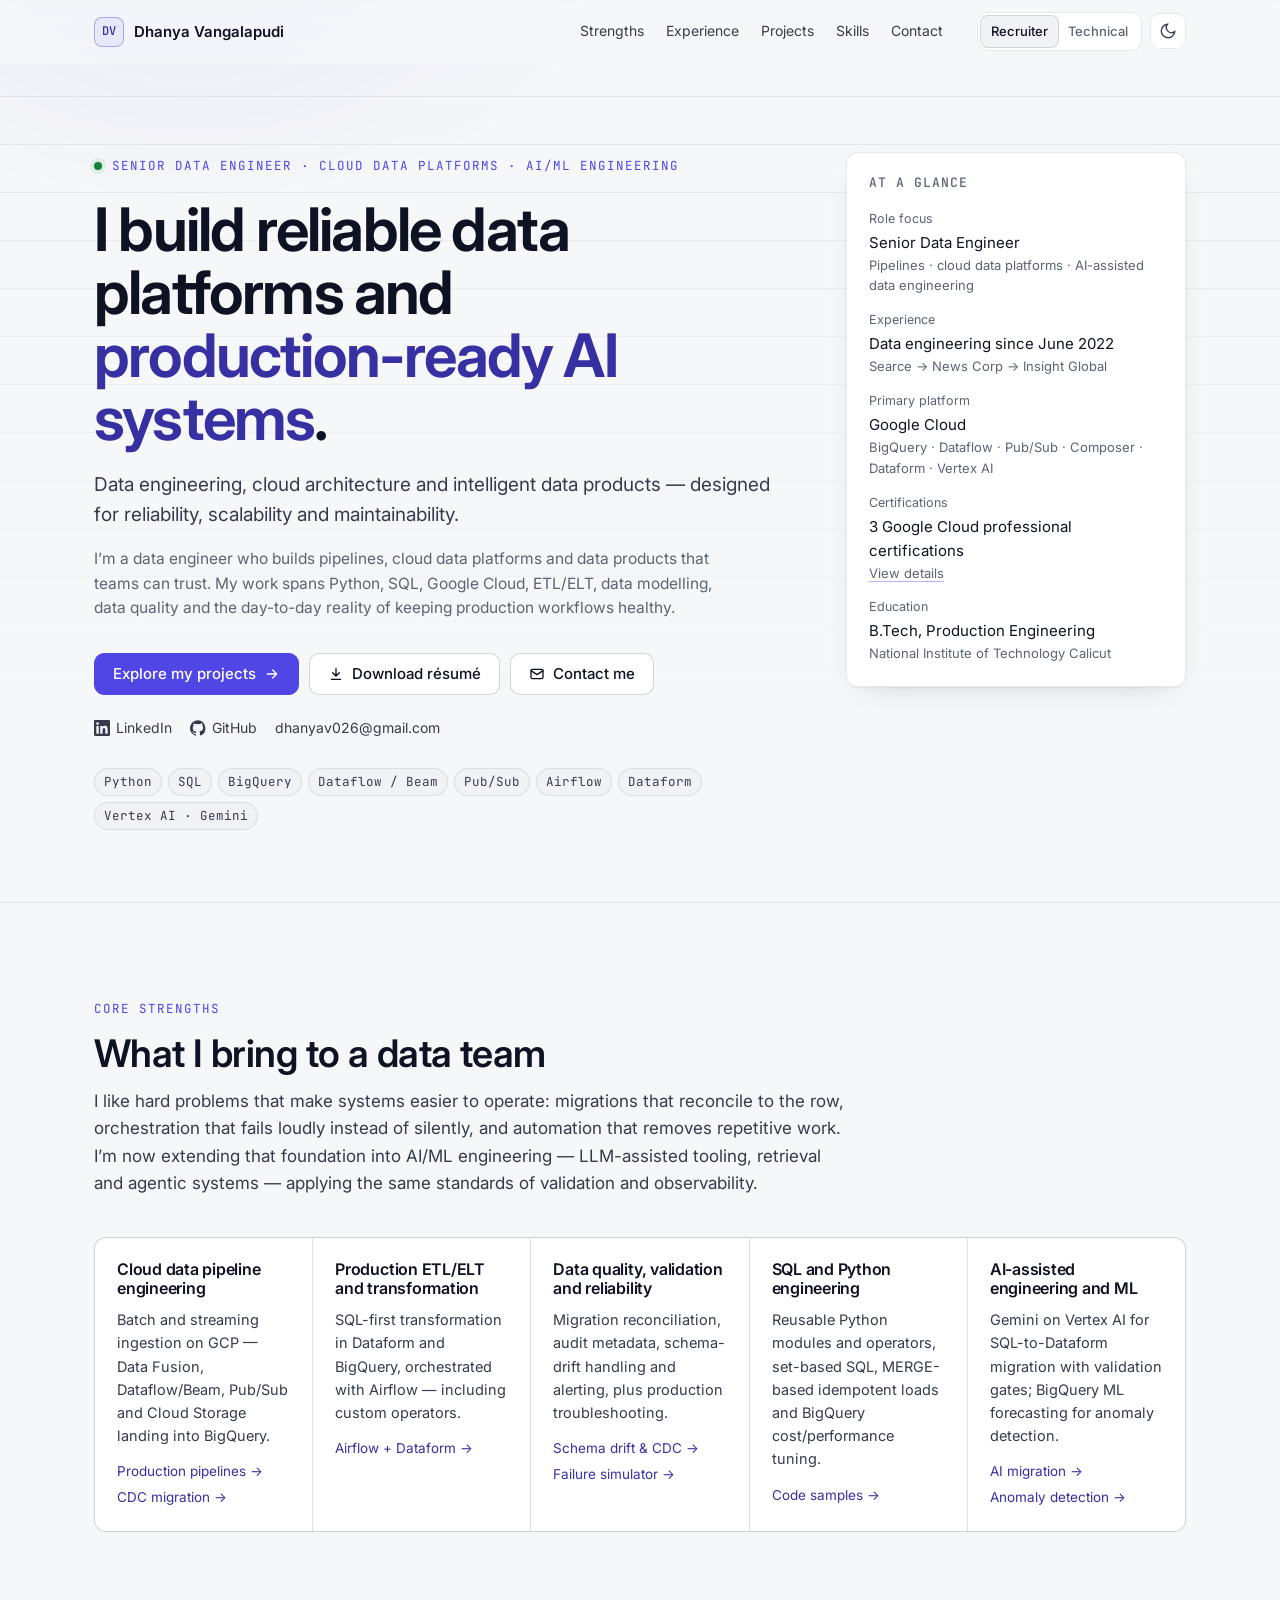
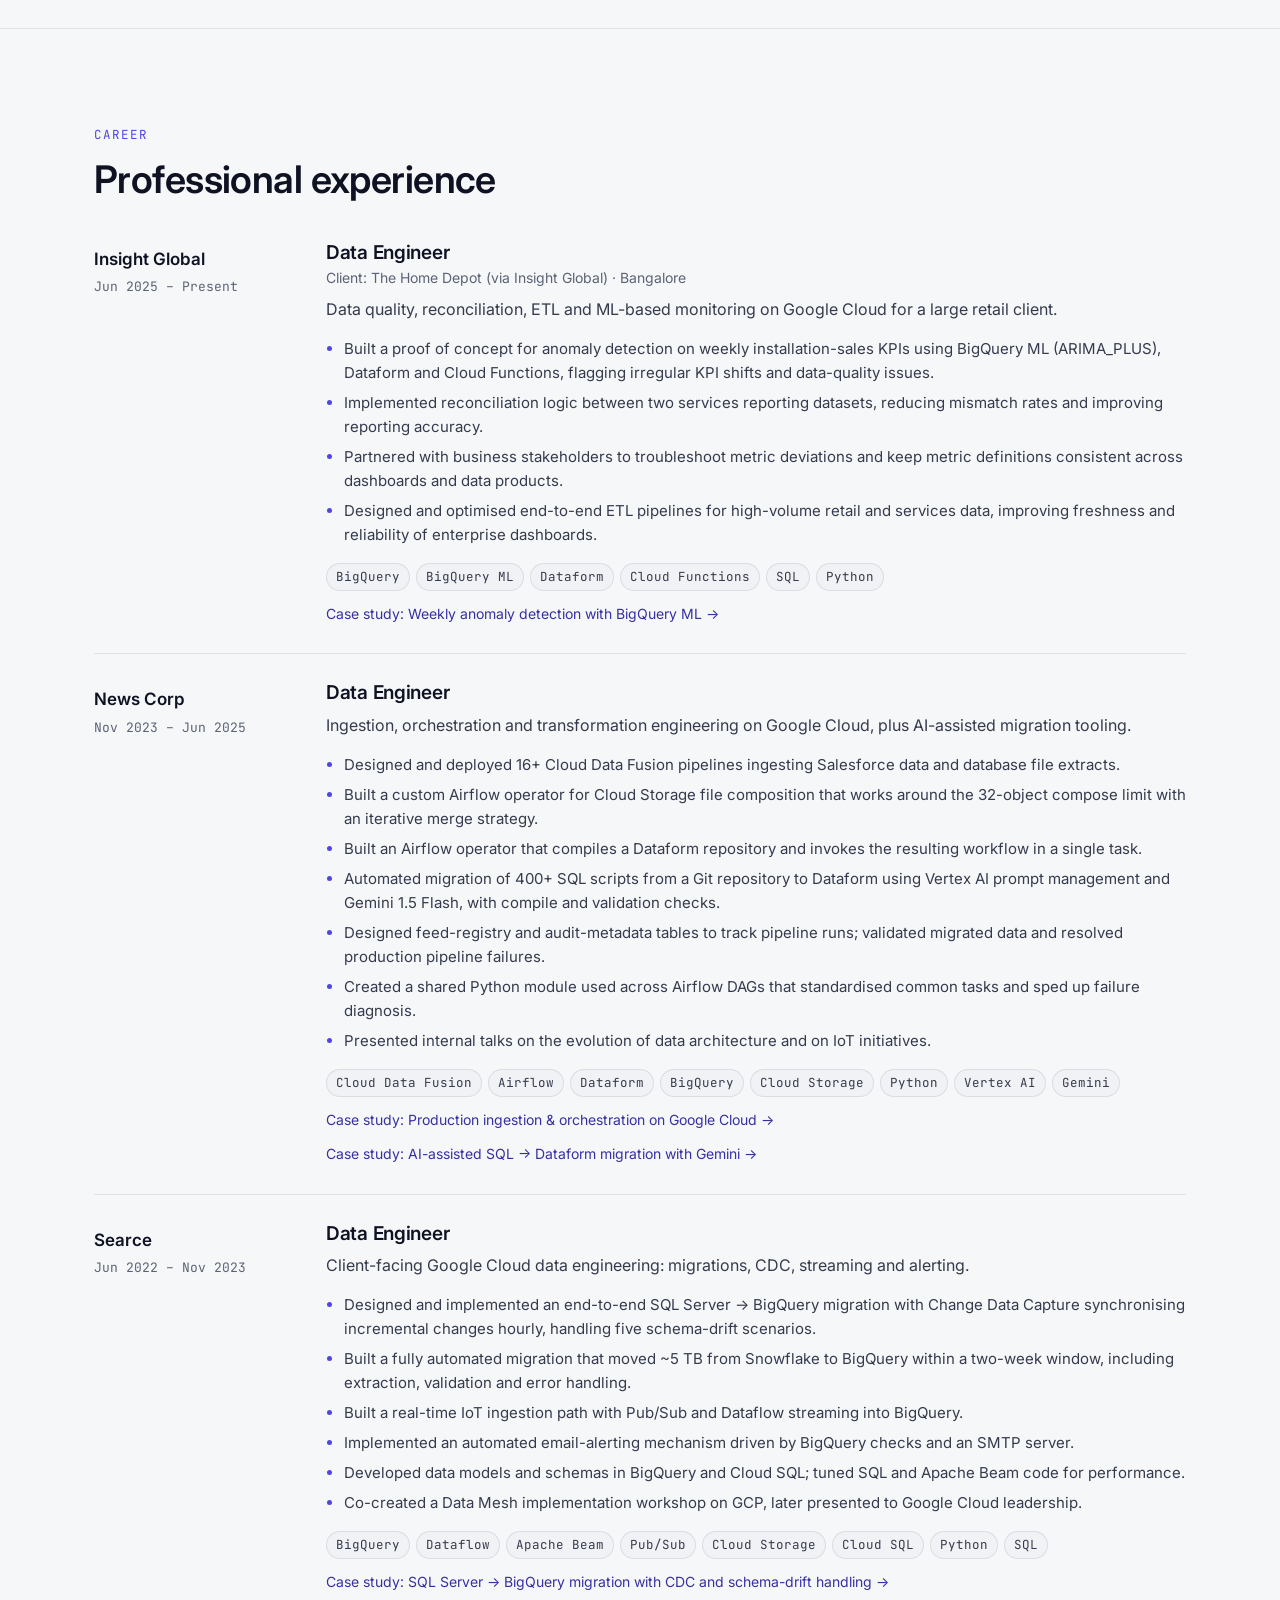
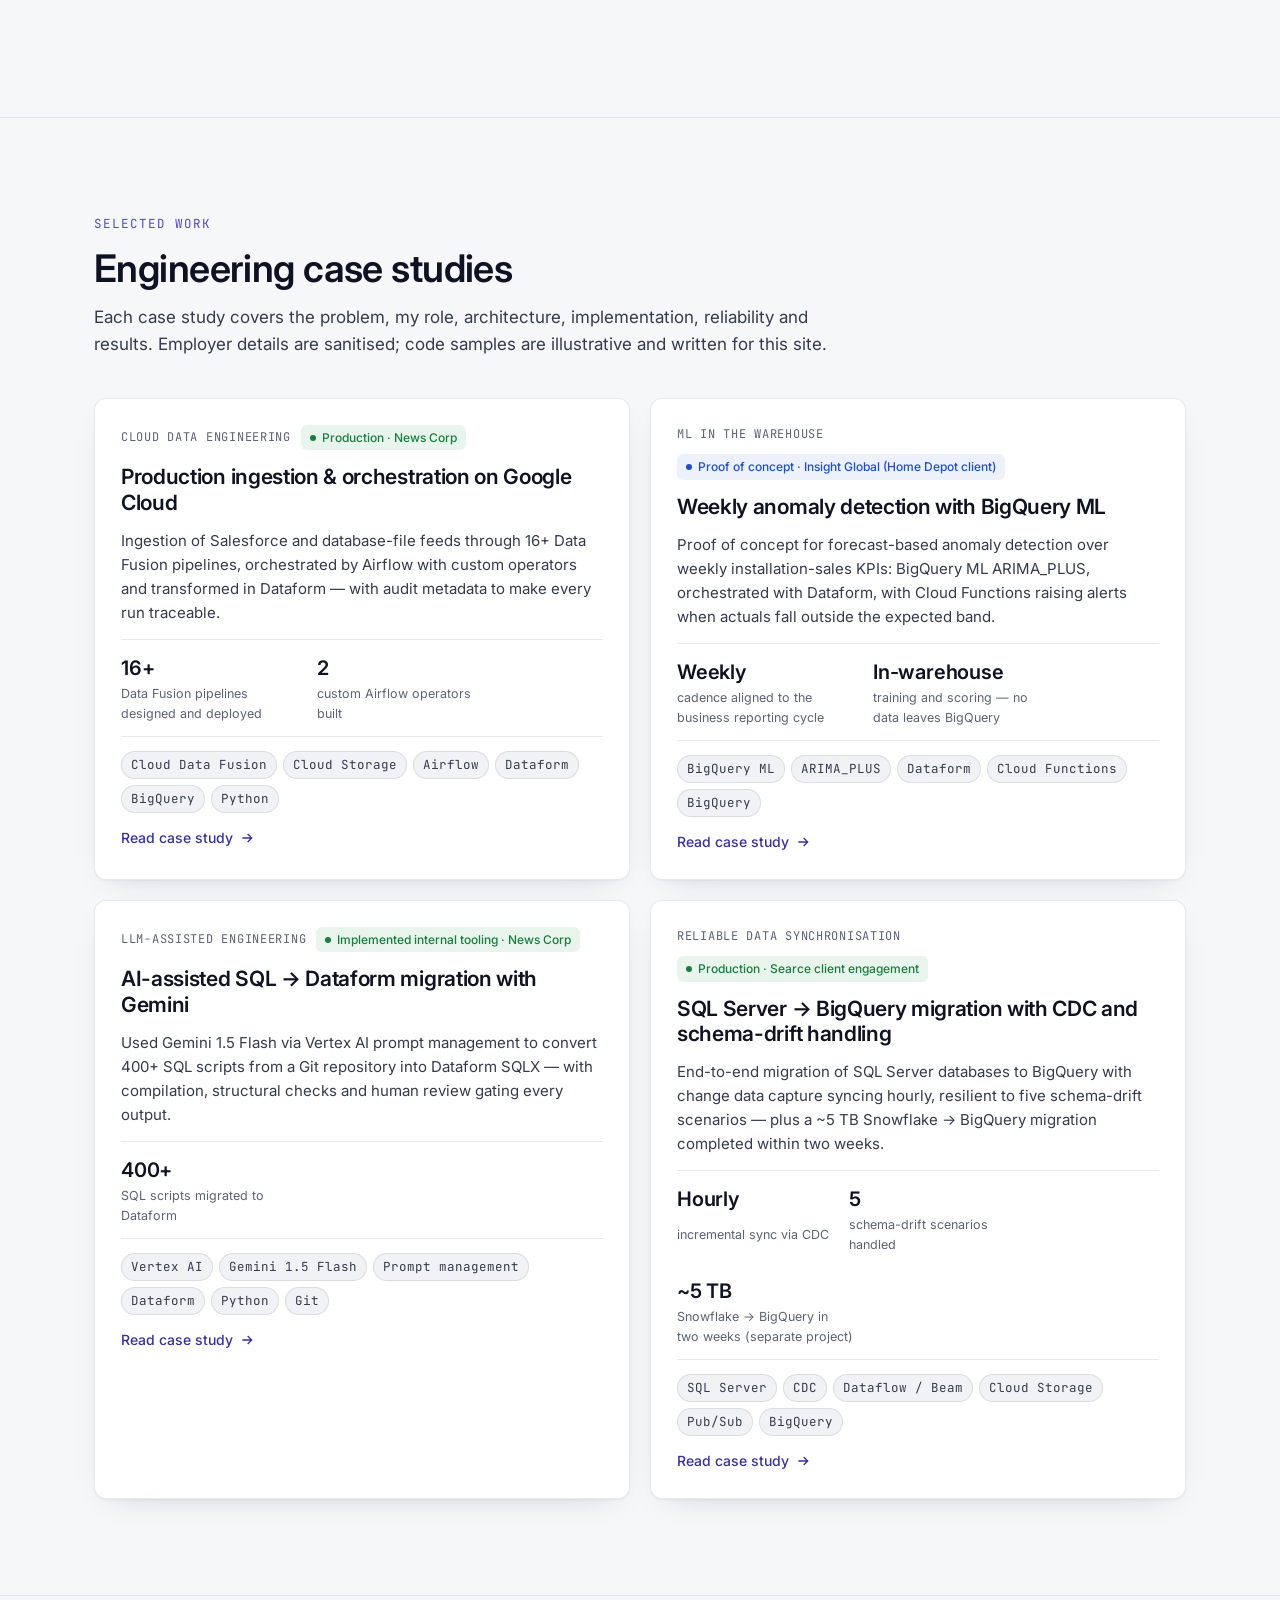
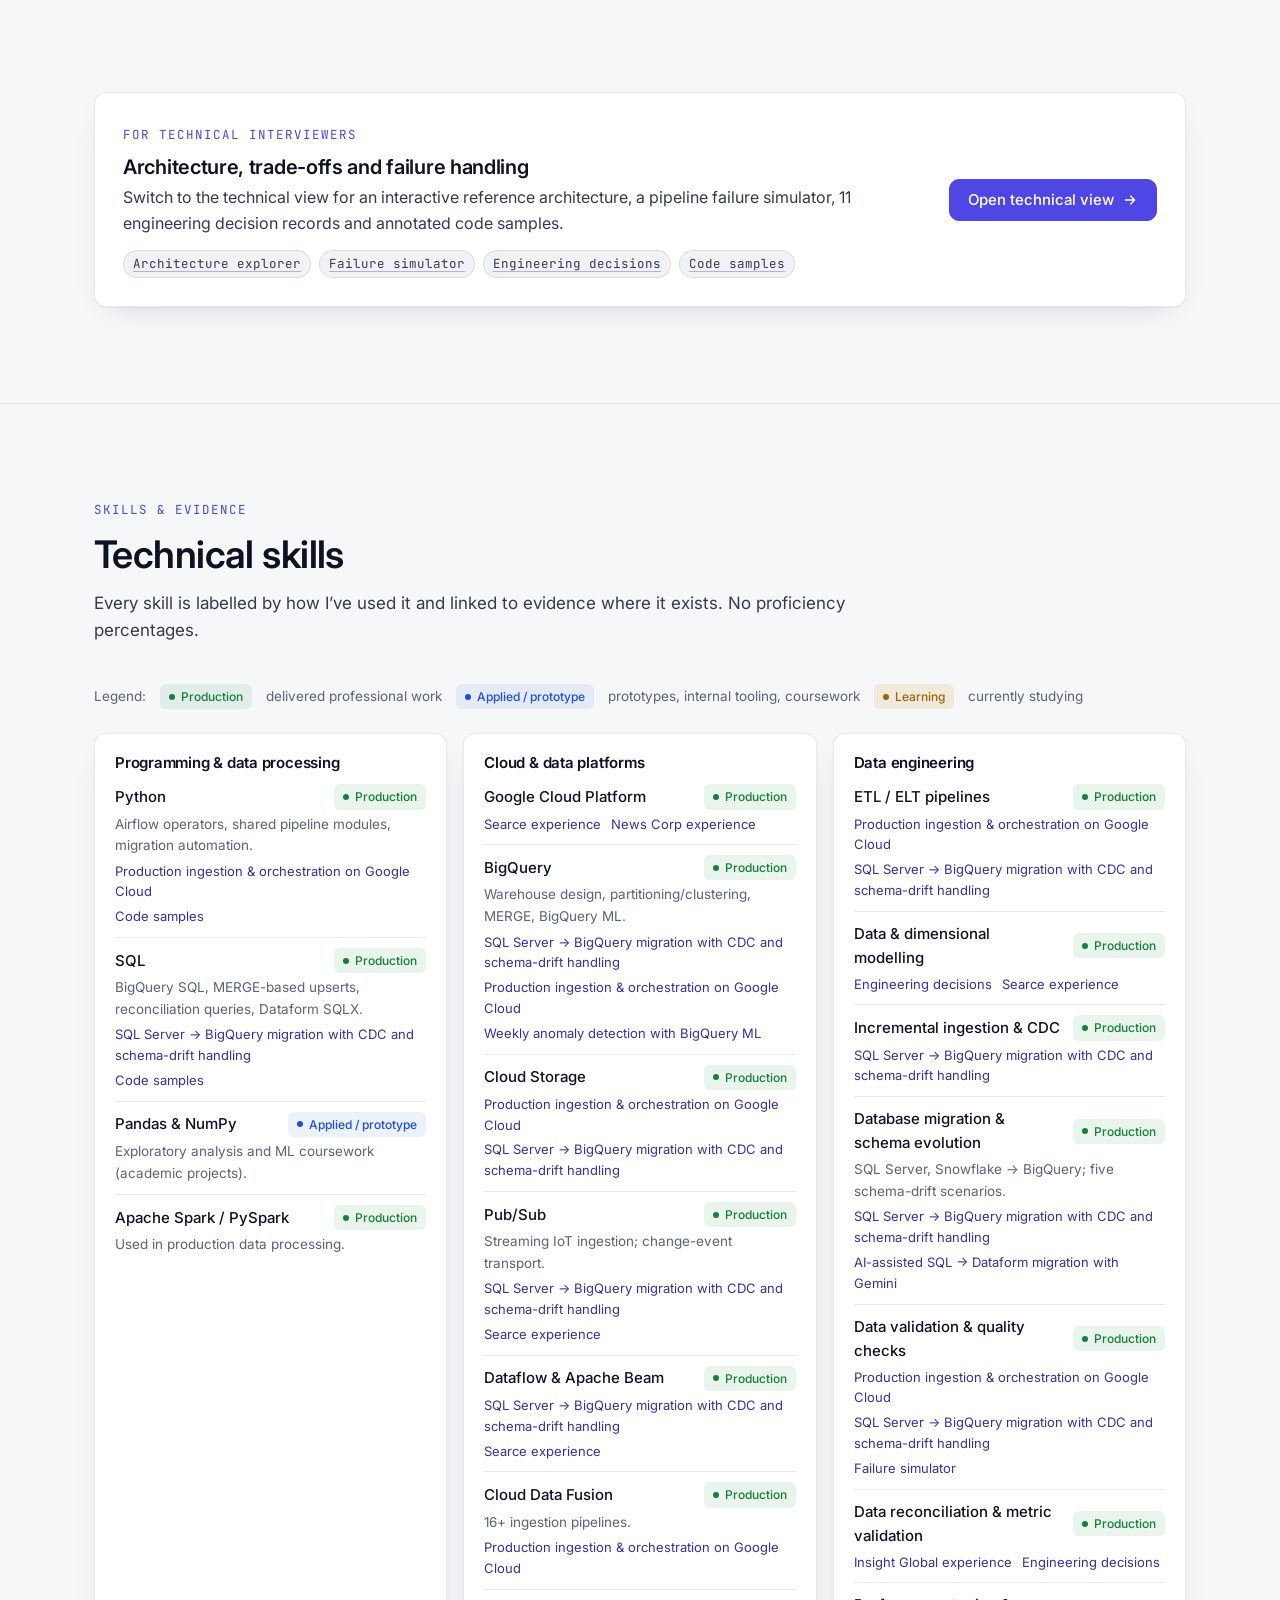
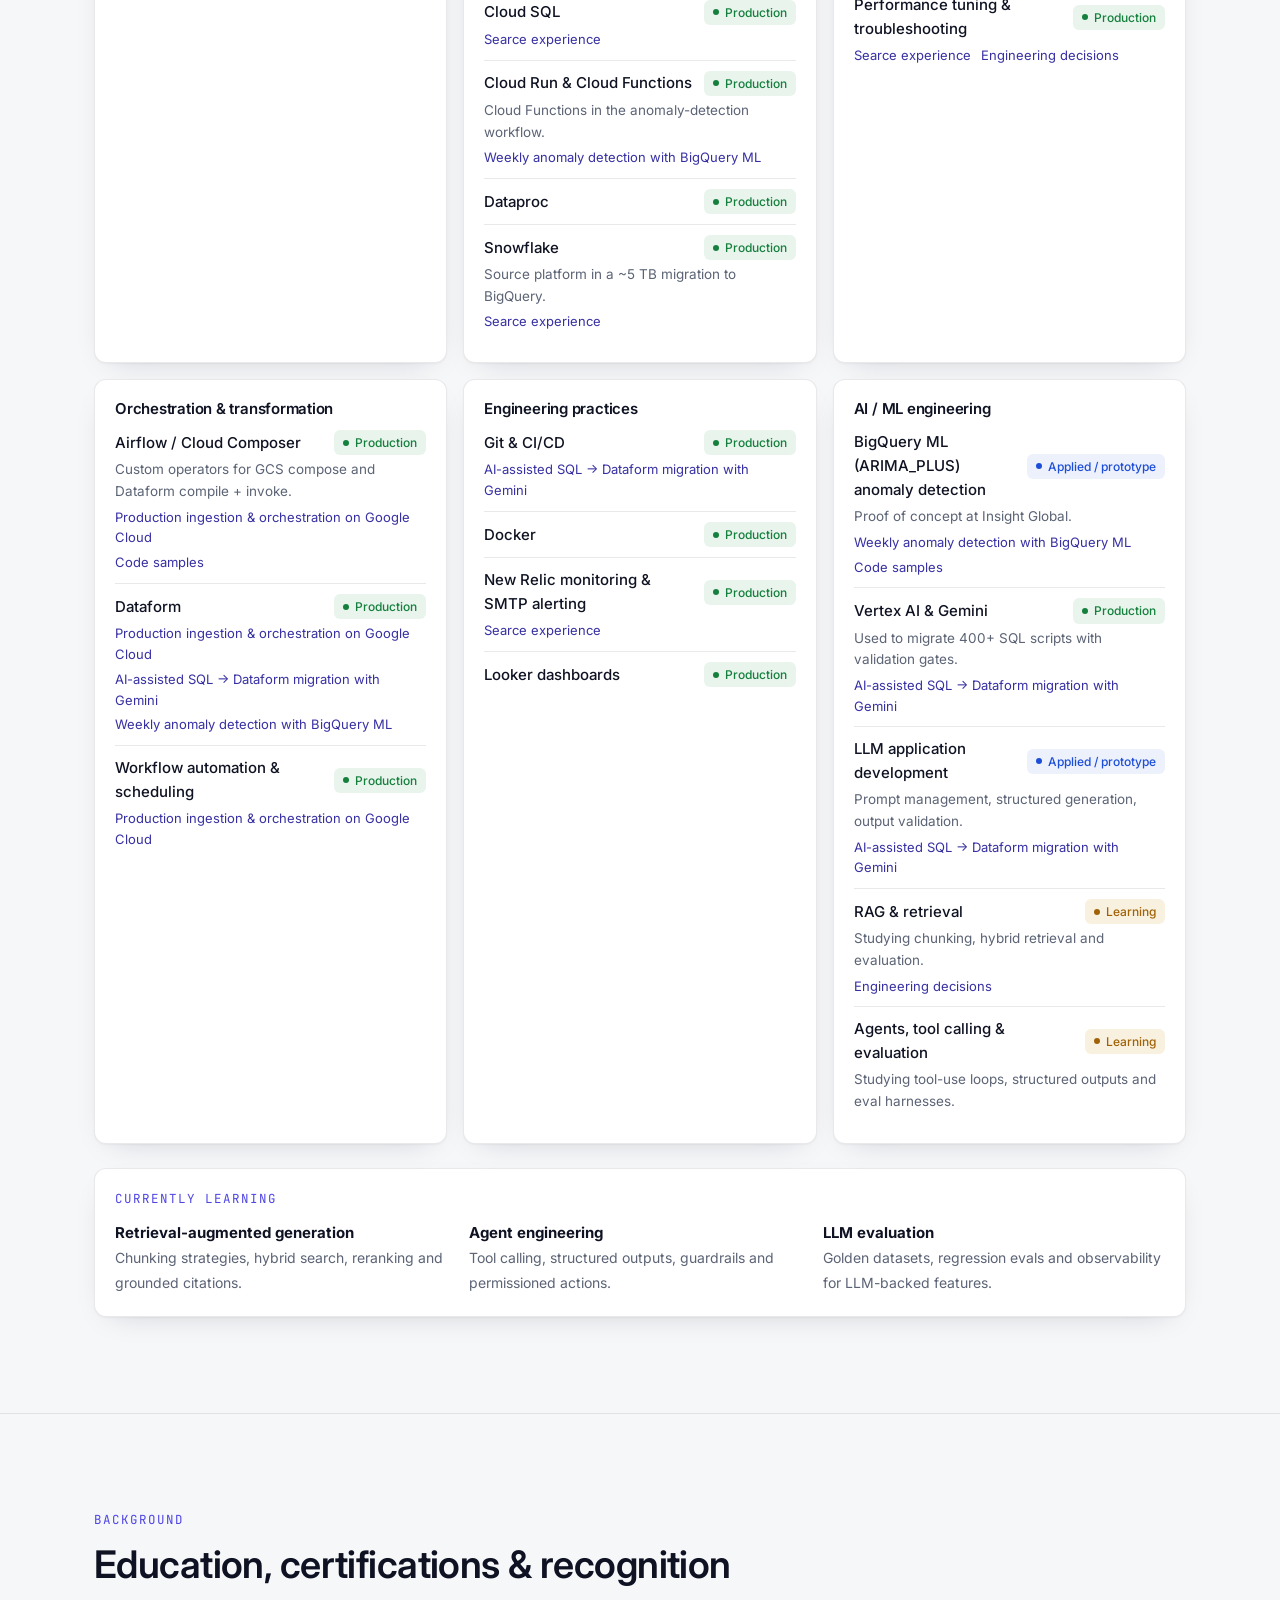
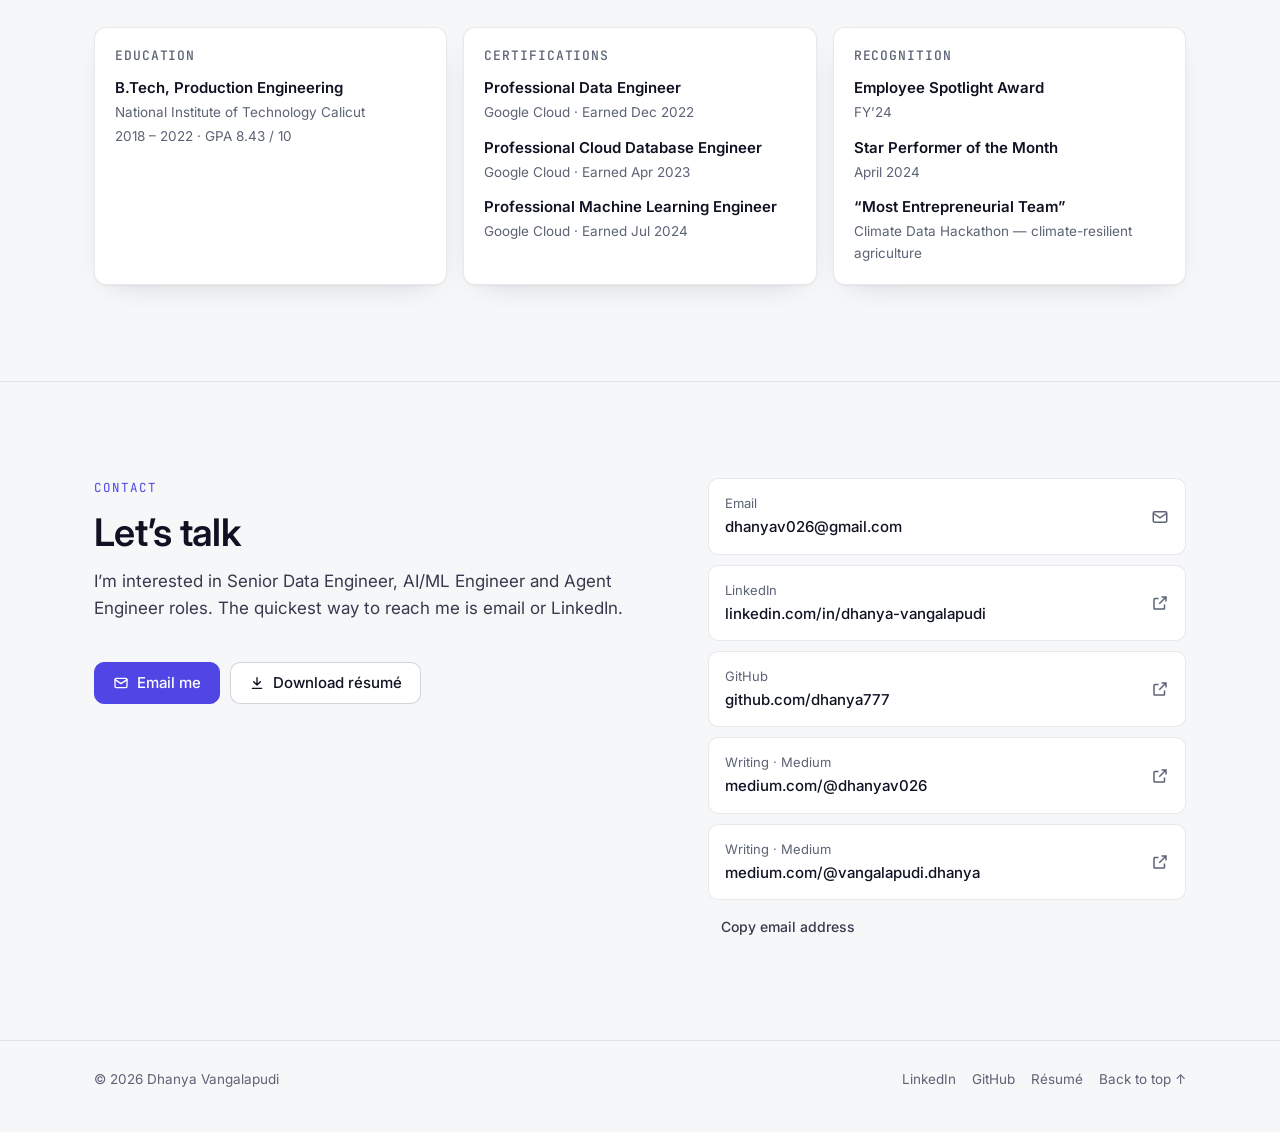
<file: index.html>
<!DOCTYPE html>
<html lang="en" data-theme="dark" data-mode="recruiter">
<head>
  <meta charset="UTF-8">
  <meta name="viewport" content="width=device-width, initial-scale=1">
  <title>Dhanya Vangalapudi — Senior Data Engineer · Cloud Data Platforms · AI/ML Engineering</title>
  <meta name="description" content="Data engineer building reliable pipelines, cloud data platforms on Google Cloud, and AI-assisted data products. Case studies, reference architectures and engineering decisions.">
  <meta name="author" content="Dhanya Vangalapudi">
  <link rel="canonical" href="https://dhanya777.github.io/dhanya_portfolio/">
  <meta name="theme-color" content="#0b0d12">

  <meta property="og:type" content="website">
  <meta property="og:title" content="Dhanya Vangalapudi — Senior Data Engineer">
  <meta property="og:description" content="Reliable data pipelines, cloud data platforms and AI-assisted data products on Google Cloud.">
  <meta property="og:url" content="https://dhanya777.github.io/dhanya_portfolio/">
  <meta property="og:image" content="https://dhanya777.github.io/dhanya_portfolio/assets/site/og-image.png">
  <meta property="og:image:width" content="1200">
  <meta property="og:image:height" content="630">
  <meta name="twitter:card" content="summary_large_image">
  <meta name="twitter:title" content="Dhanya Vangalapudi — Senior Data Engineer">
  <meta name="twitter:description" content="Reliable data pipelines, cloud data platforms and AI-assisted data products on Google Cloud.">
  <meta name="twitter:image" content="https://dhanya777.github.io/dhanya_portfolio/assets/site/og-image.png">

  <link rel="icon" href="assets/site/favicon.svg" type="image/svg+xml">
  <link rel="preconnect" href="https://fonts.googleapis.com">
  <link rel="preconnect" href="https://fonts.gstatic.com" crossorigin>
  <link href="https://fonts.googleapis.com/css2?family=Inter:wght@400;500;600;700&family=JetBrains+Mono:wght@400;500&display=swap" rel="stylesheet">
  <link rel="stylesheet" href="assets/site/styles.css?v=20261021b">

  <script>
    // Apply saved theme/mode before first paint to avoid a flash.
    (function () {
      try {
        var t = localStorage.getItem("theme");
        if (!t) t = window.matchMedia("(prefers-color-scheme: light)").matches ? "light" : "dark";
        document.documentElement.dataset.theme = t;
        var m = new URLSearchParams(location.search).get("mode") || localStorage.getItem("mode");
        if (m === "engineer" || m === "recruiter") document.documentElement.dataset.mode = m;
      } catch (e) {}
    })();
  </script>
  <script type="application/ld+json">
  {
    "@context": "https://schema.org",
    "@type": "Person",
    "name": "Dhanya Vangalapudi",
    "jobTitle": "Data Engineer",
    "url": "https://dhanya777.github.io/dhanya_portfolio/",
    "sameAs": ["https://www.linkedin.com/in/dhanya-vangalapudi", "https://github.com/dhanya777"],
    "alumniOf": "National Institute of Technology Calicut"
  }
  </script>
</head>
<body>
  <a class="skip-link" href="#main">Skip to content</a>

  <header class="site-header" id="site-header">
    <div class="container header-inner">
      <a class="brand" href="#top" aria-label="Dhanya Vangalapudi — home">
        <span class="brand-mark" aria-hidden="true">DV</span>
        <span class="brand-name">Dhanya Vangalapudi</span>
      </a>

      <nav class="primary-nav" id="primary-nav" aria-label="Primary">
        <ul id="nav-list"></ul>
      </nav>

      <div class="header-actions">
        <div class="mode-switch" role="group" aria-label="Viewing mode">
          <button type="button" data-set-mode="recruiter" aria-pressed="true">Recruiter</button>
          <button type="button" data-set-mode="engineer" aria-pressed="false">Technical</button>
        </div>
        <button type="button" class="icon-btn" id="theme-toggle" aria-label="Switch to light theme">
          <svg class="i-sun" viewBox="0 0 24 24" aria-hidden="true"><circle cx="12" cy="12" r="4"/><path d="M12 2v2M12 20v2M4.9 4.9l1.4 1.4M17.7 17.7l1.4 1.4M2 12h2M20 12h2M4.9 19.1l1.4-1.4M17.7 6.3l1.4-1.4"/></svg>
          <svg class="i-moon" viewBox="0 0 24 24" aria-hidden="true"><path d="M21 12.8A9 9 0 1 1 11.2 3a7 7 0 0 0 9.8 9.8z"/></svg>
        </button>
        <button type="button" class="icon-btn menu-btn" id="menu-toggle" aria-expanded="false" aria-controls="primary-nav" aria-label="Open menu">
          <svg viewBox="0 0 24 24" aria-hidden="true"><path d="M4 7h16M4 12h16M4 17h16"/></svg>
        </button>
      </div>
    </div>
  </header>

  <main id="main" tabindex="-1">
    <div id="home-view"></div>
    <div id="case-view" hidden></div>
  </main>

  <footer class="site-footer">
    <div class="container footer-inner" id="footer"></div>
  </footer>

  <div class="review-banner" id="review-banner" hidden></div>

  <noscript>
    <div class="container noscript">
      <h1>Dhanya Vangalapudi — Data Engineer</h1>
      <p>Data engineer focused on reliable data pipelines, cloud data platforms on Google Cloud, and AI-assisted data products.</p>
      <p><a href="resume/DhanyaResume.pdf">Download résumé (PDF)</a> ·
         <a href="https://www.linkedin.com/in/dhanya-vangalapudi">LinkedIn</a> ·
         <a href="https://github.com/dhanya777">GitHub</a> ·
         <a href="mailto:dhanyav026@gmail.com">dhanyav026@gmail.com</a></p>
      <p>Enable JavaScript to view case studies and the interactive architecture explorer.</p>
    </div>
  </noscript>

  <script src="assets/site/content.js?v=20261021b"></script>
  <script src="assets/site/app.js?v=20261021b"></script>
</body>
</html>
</file>
<file: assets/site/styles.css>
/* ==========================================================================
   Design tokens
   ========================================================================== */
:root {
  --font-sans: "Inter", ui-sans-serif, system-ui, -apple-system, "Segoe UI", sans-serif;
  --font-mono: "JetBrains Mono", ui-monospace, SFMono-Regular, Menlo, monospace;

  --bg: #0b0d12;
  --bg-elev: #0f1218;
  --surface: #141821;
  --surface-2: #1a1f2a;
  --border: rgba(255, 255, 255, 0.08);
  --border-strong: rgba(255, 255, 255, 0.16);
  --text: #e9ebf1;
  --text-2: #b6bdcb;
  --muted: #8a93a4;
  --accent: #9b9cff;
  --accent-strong: #b9baff;
  --accent-ink: #0b0d12;
  --accent-soft: rgba(155, 156, 255, 0.12);
  --accent-line: rgba(155, 156, 255, 0.45);
  --ok: #4ade80;
  --ok-soft: rgba(74, 222, 128, 0.12);
  --warn: #fbbf24;
  --warn-soft: rgba(251, 191, 36, 0.12);
  --bad: #f87171;
  --bad-soft: rgba(248, 113, 113, 0.12);
  --info: #60a5fa;
  --info-soft: rgba(96, 165, 250, 0.12);
  --code-bg: #0d1016;
  --shadow: 0 1px 0 rgba(255, 255, 255, 0.03) inset, 0 12px 40px -18px rgba(0, 0, 0, 0.6);

  --radius: 12px;
  --radius-sm: 8px;
  --gutter: 24px;
  --maxw: 1140px;
  --header-h: 64px;
  color-scheme: dark;
}

:root[data-theme="light"] {
  --bg: #f6f7f9;
  --bg-elev: #ffffff;
  --surface: #ffffff;
  --surface-2: #f1f2f6;
  --border: rgba(15, 18, 34, 0.09);
  --border-strong: rgba(15, 18, 34, 0.18);
  --text: #0f1222;
  --text-2: #353b4d;
  --muted: #5b6375;
  --accent: #4f46e5;
  --accent-strong: #3730a3;
  --accent-ink: #ffffff;
  --accent-soft: rgba(79, 70, 229, 0.08);
  --accent-line: rgba(79, 70, 229, 0.4);
  --ok: #15803d;
  --ok-soft: rgba(21, 128, 61, 0.09);
  --warn: #a16207;
  --warn-soft: rgba(202, 138, 4, 0.12);
  --bad: #b91c1c;
  --bad-soft: rgba(185, 28, 28, 0.08);
  --info: #1d4ed8;
  --info-soft: rgba(29, 78, 216, 0.08);
  --code-bg: #f3f4f8;
  --shadow: 0 1px 2px rgba(15, 18, 34, 0.04), 0 10px 30px -18px rgba(15, 18, 34, 0.25);
  color-scheme: light;
}

/* ==========================================================================
   Base
   ========================================================================== */
*, *::before, *::after { box-sizing: border-box; }
[hidden] { display: none !important; }
html { scroll-behavior: smooth; scroll-padding-top: calc(var(--header-h) + 16px); -webkit-text-size-adjust: 100%; }
body {
  margin: 0;
  background: var(--bg);
  color: var(--text);
  font-family: var(--font-sans);
  font-size: 16px;
  line-height: 1.6;
  -webkit-font-smoothing: antialiased;
  text-rendering: optimizeLegibility;
  overflow-x: clip;
}
img, svg { display: block; max-width: 100%; }
a { color: inherit; text-decoration-color: var(--accent-line); text-underline-offset: 3px; }
a:hover { color: var(--accent-strong); }
h1, h2, h3, h4 { line-height: 1.2; margin: 0; letter-spacing: -0.015em; font-weight: 600; }
p { margin: 0; }
ul { margin: 0; padding: 0; }
button { font: inherit; color: inherit; }
code, pre, .mono { font-family: var(--font-mono); }
::selection { background: var(--accent-soft); }

:focus-visible { outline: 2px solid var(--accent); outline-offset: 3px; border-radius: 6px; }
main:focus { outline: none; }

.skip-link {
  position: absolute; left: 16px; top: -48px; z-index: 100;
  background: var(--accent); color: var(--accent-ink); padding: 8px 14px; border-radius: 8px; font-weight: 600;
}
.skip-link:focus { top: 12px; }

.container { width: 100%; max-width: var(--maxw); margin: 0 auto; padding: 0 var(--gutter); }
.sr-only { position: absolute; width: 1px; height: 1px; overflow: hidden; clip: rect(0 0 0 0); white-space: nowrap; }

@media (prefers-reduced-motion: reduce) {
  html { scroll-behavior: auto; }
  *, *::before, *::after { transition: none !important; animation: none !important; }
}

/* ==========================================================================
   Header
   ========================================================================== */
.site-header {
  position: sticky; top: 0; z-index: 50;
  height: var(--header-h);
  background: color-mix(in srgb, var(--bg) 82%, transparent);
  backdrop-filter: saturate(140%) blur(12px);
  -webkit-backdrop-filter: saturate(140%) blur(12px);
  border-bottom: 1px solid transparent;
  transition: border-color 0.2s;
}
.site-header.scrolled { border-bottom-color: var(--border); }
.header-inner { height: 100%; display: flex; align-items: center; gap: 24px; }
.brand { display: flex; align-items: center; gap: 10px; text-decoration: none; font-weight: 600; white-space: nowrap; }
.brand-mark {
  width: 30px; height: 30px; border-radius: 8px; display: grid; place-items: center;
  font-family: var(--font-mono); font-size: 12px; font-weight: 500;
  background: var(--accent-soft); color: var(--accent-strong); border: 1px solid var(--accent-line);
}
.brand-name { font-size: 15px; }
.primary-nav { margin-left: auto; }
.primary-nav ul { list-style: none; display: flex; gap: 2px; }
.primary-nav a {
  display: block; padding: 6px 10px; border-radius: 8px; font-size: 14px; color: var(--text-2); text-decoration: none;
}
.primary-nav a:hover { color: var(--text); background: var(--surface-2); }
.primary-nav a[aria-current="true"] { color: var(--text); }
.header-actions { display: flex; align-items: center; gap: 8px; }

.mode-switch {
  display: inline-flex; padding: 3px; border-radius: 10px; background: var(--surface); border: 1px solid var(--border);
}
.mode-switch button {
  border: 0; background: none; cursor: pointer; padding: 5px 10px; border-radius: 7px; font-size: 13px; font-weight: 500; color: var(--muted);
}
.mode-switch button[aria-pressed="true"] { background: var(--surface-2); color: var(--text); box-shadow: 0 0 0 1px var(--border-strong); }

.icon-btn {
  width: 36px; height: 36px; display: grid; place-items: center; cursor: pointer;
  border-radius: 9px; border: 1px solid var(--border); background: var(--surface); color: var(--text-2);
}
.icon-btn:hover { color: var(--text); border-color: var(--border-strong); }
.icon-btn svg { width: 18px; height: 18px; fill: none; stroke: currentColor; stroke-width: 1.8; stroke-linecap: round; }
:root[data-theme="dark"] .i-moon, :root[data-theme="light"] .i-sun { display: none; }
.menu-btn { display: none; }

@media (max-width: 1080px) {
  .menu-btn { display: grid; }
  .primary-nav {
    position: fixed; inset: var(--header-h) 0 auto 0; margin: 0;
    background: var(--bg-elev); border-bottom: 1px solid var(--border);
    padding: 8px var(--gutter) 16px; display: none;
  }
  .primary-nav.open { display: block; }
  .primary-nav ul { flex-direction: column; }
  .primary-nav a { padding: 12px 8px; font-size: 16px; }
  .header-actions { margin-left: auto; }
}
@media (max-width: 560px) {
  :root { --gutter: 16px; }
  .brand-name { display: none; }
  .mode-switch button { padding: 5px 8px; }
}

/* ==========================================================================
   Buttons, chips, badges
   ========================================================================== */
.btn {
  display: inline-flex; align-items: center; gap: 8px; height: 42px; padding: 0 18px;
  border-radius: 10px; font-size: 15px; font-weight: 500; text-decoration: none; cursor: pointer;
  border: 1px solid var(--border-strong); background: var(--surface); color: var(--text);
  transition: border-color 0.15s, background 0.15s, transform 0.15s;
}
.btn:hover { border-color: var(--accent-line); color: var(--text); }
.btn svg { width: 16px; height: 16px; fill: none; stroke: currentColor; stroke-width: 2; stroke-linecap: round; stroke-linejoin: round; }
.btn-primary { background: var(--accent); border-color: var(--accent); color: var(--accent-ink); }
.btn-primary:hover { background: var(--accent-strong); border-color: var(--accent-strong); color: var(--accent-ink); }
.btn-sm { height: 34px; padding: 0 12px; font-size: 14px; border-radius: 8px; }
.btn-ghost { background: transparent; border-color: transparent; color: var(--text-2); }
.btn-ghost:hover { background: var(--surface-2); }

.chips { display: flex; flex-wrap: wrap; gap: 6px; list-style: none; }
.chip {
  display: inline-flex; align-items: center; padding: 3px 9px; border-radius: 999px;
  font-size: 12.5px; font-family: var(--font-mono); color: var(--text-2);
  background: var(--surface-2); border: 1px solid var(--border);
}

.badge {
  display: inline-flex; align-items: center; gap: 6px; padding: 2px 8px; border-radius: 6px;
  font-size: 12px; font-weight: 500; white-space: nowrap; border: 1px solid transparent;
}
.badge::before { content: ""; width: 6px; height: 6px; border-radius: 50%; background: currentColor; }
.badge-production { color: var(--ok); background: var(--ok-soft); }
.badge-applied { color: var(--info); background: var(--info-soft); }
.badge-learning { color: var(--warn); background: var(--warn-soft); }
.badge-ref { color: var(--accent-strong); background: var(--accent-soft); }
.badge-sim { color: var(--warn); background: var(--warn-soft); }

.confirm-badge {
  display: inline-flex; gap: 6px; align-items: baseline; margin-top: 6px;
  font-size: 12px; line-height: 1.4; color: var(--warn); background: var(--warn-soft);
  border: 1px dashed color-mix(in srgb, var(--warn) 50%, transparent); padding: 4px 8px; border-radius: 6px;
}
.confirm-badge b { white-space: nowrap; font-weight: 600; }
.confirm-badge span { font-size: 12px; color: var(--text-2); max-width: none; }
.is-unconfirmed { outline: 1px dashed color-mix(in srgb, var(--warn) 55%, transparent); outline-offset: 4px; border-radius: 8px; }

.review-banner {
  position: fixed; left: 50%; bottom: 16px; transform: translateX(-50%); z-index: 60;
  max-width: calc(100% - 32px); padding: 10px 14px; border-radius: 10px; font-size: 13px;
  background: var(--surface); color: var(--text); border: 1px solid var(--warn); box-shadow: var(--shadow);
  display: flex; gap: 10px; align-items: center;
}
.review-banner b { color: var(--warn); }

/* ==========================================================================
   Sections
   ========================================================================== */
.section { padding: 96px 0; border-top: 1px solid var(--border); }
.section:first-child { border-top: 0; }
.section-head { display: grid; gap: 12px; margin-bottom: 40px; max-width: 760px; }
.eyebrow {
  font-family: var(--font-mono); font-size: 12.5px; letter-spacing: 0.08em; text-transform: uppercase; color: var(--accent);
}
.section-title { font-size: clamp(28px, 3.6vw, 38px); }
.section-lede { color: var(--text-2); font-size: 17px; }
@media (max-width: 720px) { .section { padding: 64px 0; } .section-head { margin-bottom: 28px; } }

.card {
  background: var(--surface); border: 1px solid var(--border); border-radius: var(--radius); box-shadow: var(--shadow);
}

/* ==========================================================================
   Hero
   ========================================================================== */
.hero { padding: 88px 0 72px; position: relative; }
.hero::before {
  content: ""; position: absolute; inset: -64px 0 0; z-index: -1; pointer-events: none;
  background:
    radial-gradient(600px 300px at 15% 0%, var(--accent-soft), transparent 70%),
    linear-gradient(var(--border) 1px, transparent 1px) 0 0 / 100% 48px;
  mask-image: linear-gradient(to bottom, black, transparent 90%);
  -webkit-mask-image: linear-gradient(to bottom, black, transparent 90%);
  opacity: 0.9;
}
.hero-grid { display: grid; grid-template-columns: minmax(0, 1fr) 340px; gap: 56px; align-items: start; }
.hero-eyebrow { display: inline-flex; align-items: center; gap: 10px; margin-bottom: 22px; }
.status-dot { width: 8px; height: 8px; border-radius: 50%; background: var(--ok); box-shadow: 0 0 0 4px var(--ok-soft); }
.hero h1 { font-size: clamp(36px, 5.6vw, 60px); line-height: 1.05; letter-spacing: -0.03em; font-weight: 650; max-width: 14ch; }
.hero h1 em { font-style: normal; color: var(--accent-strong); }
.hero-sub { margin-top: 20px; font-size: clamp(17px, 1.6vw, 19px); color: var(--text-2); max-width: 58ch; }
.hero-intro { margin-top: 16px; color: var(--muted); max-width: 62ch; font-size: 15.5px; }
.hero-cta { display: flex; flex-wrap: wrap; gap: 10px; margin-top: 32px; }
.hero-links { display: flex; flex-wrap: wrap; gap: 18px; margin-top: 22px; font-size: 14px; color: var(--muted); }
.hero-links a { display: inline-flex; gap: 6px; align-items: center; text-decoration: none; color: var(--text-2); }
.hero-links a:hover { color: var(--accent-strong); }
.hero-links svg { width: 16px; height: 16px; fill: currentColor; }
.hero-stack { margin-top: 28px; }

.glance { padding: 22px; display: grid; gap: 18px; }
.glance h2 { font-size: 13px; font-family: var(--font-mono); font-weight: 500; color: var(--muted); text-transform: uppercase; letter-spacing: 0.08em; }
.glance dl { margin: 0; display: grid; gap: 14px; }
.glance dt { font-size: 12.5px; color: var(--muted); }
.glance dd { margin: 2px 0 0; font-size: 15px; color: var(--text); }
.glance dd small { display: block; color: var(--muted); font-size: 13px; }
@media (max-width: 920px) {
  .hero { padding: 56px 0 48px; }
  .hero-grid { grid-template-columns: 1fr; gap: 36px; }
}

/* ==========================================================================
   Strengths
   ========================================================================== */
.strengths { display: grid; grid-template-columns: repeat(auto-fit, minmax(200px, 1fr)); gap: 1px; background: var(--border); border: 1px solid var(--border); border-radius: var(--radius); overflow: hidden; }
.strength { background: var(--surface); padding: 22px; display: grid; gap: 10px; align-content: start; }
.strength h3 { font-size: 16px; }
.strength p { font-size: 14.5px; color: var(--text-2); }
.strength .evidence { display: flex; flex-wrap: wrap; gap: 4px 12px; margin-top: 4px; font-size: 13.5px; }
.strength .evidence a { color: var(--accent-strong); text-decoration: none; }
.strength .evidence a:hover { text-decoration: underline; }

/* ==========================================================================
   Projects grid
   ========================================================================== */
.projects { display: grid; grid-template-columns: repeat(2, minmax(0, 1fr)); gap: 20px; }
.project-card {
  display: grid; gap: 14px; padding: 26px; text-decoration: none; color: inherit; align-content: start;
  transition: border-color 0.2s, transform 0.2s;
}
.project-card:hover { border-color: var(--accent-line); color: inherit; transform: translateY(-2px); }
.project-card .kicker { font-family: var(--font-mono); font-size: 12px; color: var(--muted); text-transform: uppercase; letter-spacing: 0.06em; }
.project-card h3 { font-size: 21px; }
.project-card p { color: var(--text-2); font-size: 15px; }
.project-facts { display: flex; flex-wrap: wrap; gap: 20px; padding: 12px 0; border-top: 1px solid var(--border); border-bottom: 1px solid var(--border); }
.project-facts div { display: grid; }
.project-facts strong { font-size: 20px; font-weight: 600; letter-spacing: -0.01em; }
.project-facts span { font-size: 12.5px; color: var(--muted); max-width: 22ch; }
.project-card .more { display: inline-flex; align-items: center; gap: 6px; font-size: 14px; font-weight: 500; color: var(--accent-strong); }
.project-card .more svg { width: 16px; height: 16px; fill: none; stroke: currentColor; stroke-width: 2; transition: transform 0.2s; }
.project-card:hover .more svg { transform: translateX(3px); }
@media (max-width: 820px) { .projects { grid-template-columns: 1fr; } .project-card { padding: 20px; } }

/* ==========================================================================
   Flow diagram (case studies + explorer)
   ========================================================================== */
.flow { list-style: none; display: grid; grid-auto-flow: column; grid-auto-columns: minmax(0, 1fr); gap: 28px; position: relative; }
.flow li { position: relative; min-width: 0; }
.flow li + li::before {
  content: ""; position: absolute; left: -24px; top: 50%; width: 20px; height: 1.5px; background: var(--border-strong);
}
.flow li + li::after {
  content: ""; position: absolute; left: -9px; top: calc(50% - 4px);
  border: 4.5px solid transparent; border-left: 6px solid var(--border-strong);
}
.flow-node {
  width: 100%; height: 100%; text-align: left; cursor: pointer; display: grid; gap: 4px; align-content: start;
  padding: 14px 12px; border-radius: 10px; border: 1px solid var(--border); background: var(--surface);
  transition: border-color 0.15s, background 0.15s;
}
.flow-node:hover { border-color: var(--border-strong); }
.flow-node[aria-pressed="true"], .flow-node[aria-selected="true"] { border-color: var(--accent); background: var(--accent-soft); }
.flow-node .n-step { font-family: var(--font-mono); font-size: 11px; color: var(--muted); }
.flow-node .n-label { font-size: 14px; font-weight: 600; line-height: 1.3; }
.flow-node .n-tech { font-size: 12.5px; color: var(--muted); line-height: 1.35; }
.flow-note { margin-top: 16px; padding: 14px 16px; border-radius: 10px; background: var(--surface-2); border: 1px solid var(--border); font-size: 15px; color: var(--text-2); min-height: 52px; }
.flow-note strong { color: var(--text); }

@media (max-width: 960px) {
  .flow { grid-auto-flow: row; grid-auto-columns: auto; gap: 18px; }
  .flow li + li::before { left: 22px; top: -16px; width: 1.5px; height: 14px; }
  .flow li + li::after { left: 18px; top: -8px; border: 4.5px solid transparent; border-top: 6px solid var(--border-strong); }
  .flow-node { grid-template-columns: 28px 1fr; column-gap: 10px; align-items: baseline; }
  .flow-node .n-step { grid-row: span 2; }
}

/* ==========================================================================
   Architecture explorer
   ========================================================================== */
.explorer { padding: 24px; display: grid; gap: 22px; }
.explorer-top { display: flex; flex-wrap: wrap; align-items: center; justify-content: space-between; gap: 12px; }
.explorer-top p { font-size: 14px; color: var(--muted); }
.explorer-detail { display: grid; grid-template-columns: 1.2fr 1fr; gap: 24px; padding-top: 22px; border-top: 1px solid var(--border); }
.explorer-detail h3 { font-size: 22px; margin-bottom: 6px; }
.explorer-detail .resp { color: var(--text-2); }
.kv { display: grid; gap: 16px; margin-top: 18px; }
.kv h4 { font-size: 12px; font-family: var(--font-mono); font-weight: 500; color: var(--muted); text-transform: uppercase; letter-spacing: 0.07em; margin-bottom: 6px; }
.kv p, .kv li { font-size: 14.5px; color: var(--text-2); }
.kv ul { padding-left: 18px; display: grid; gap: 4px; }
.io { display: grid; grid-template-columns: 1fr 1fr; gap: 12px; }
.io div { padding: 12px; border-radius: 8px; background: var(--surface-2); border: 1px solid var(--border); }
.explorer-text { display: grid; gap: 14px; }
.explorer-text details { border: 1px solid var(--border); border-radius: 10px; padding: 0 16px; background: var(--surface); }
.explorer-text summary { cursor: pointer; padding: 14px 0; font-weight: 600; }
.explorer-text details > div { padding-bottom: 16px; }
@media (max-width: 860px) { .explorer { padding: 16px; } .explorer-detail { grid-template-columns: 1fr; } .io { grid-template-columns: 1fr; } }

/* ==========================================================================
   Simulator
   ========================================================================== */
.sim { display: grid; grid-template-columns: 320px minmax(0, 1fr); gap: 0; overflow: hidden; }
.sim-controls { padding: 22px; border-right: 1px solid var(--border); display: grid; gap: 22px; align-content: start; background: var(--bg-elev); }
.sim-controls fieldset { border: 0; margin: 0; padding: 0; display: grid; gap: 8px; }
.sim-controls legend { font-size: 12px; font-family: var(--font-mono); color: var(--muted); text-transform: uppercase; letter-spacing: 0.07em; margin-bottom: 8px; padding: 0; }
.opt {
  display: grid; grid-template-columns: 18px 1fr; gap: 10px; align-items: start; cursor: pointer;
  padding: 10px 12px; border-radius: 9px; border: 1px solid var(--border); background: var(--surface);
}
.opt:hover { border-color: var(--border-strong); }
.opt:has(input:checked) { border-color: var(--accent-line); background: var(--accent-soft); }
.opt input { margin: 3px 0 0; accent-color: var(--accent); width: 16px; height: 16px; }
.opt span { font-size: 14px; font-weight: 500; }
.opt small { display: block; font-size: 12.5px; color: var(--muted); font-weight: 400; line-height: 1.4; margin-top: 2px; }
.sim-presets { display: flex; gap: 8px; }
.sim-output { padding: 24px; display: grid; gap: 22px; align-content: start; }
.verdict { padding: 16px 18px; border-radius: 10px; border: 1px solid; display: grid; gap: 4px; }
.verdict h3 { font-size: 17px; }
.verdict p { font-size: 14.5px; color: var(--text-2); }
.verdict.ok { border-color: color-mix(in srgb, var(--ok) 40%, transparent); background: var(--ok-soft); }
.verdict.ok h3 { color: var(--ok); }
.verdict.warn { border-color: color-mix(in srgb, var(--warn) 40%, transparent); background: var(--warn-soft); }
.verdict.warn h3 { color: var(--warn); }
.verdict.bad { border-color: color-mix(in srgb, var(--bad) 40%, transparent); background: var(--bad-soft); }
.verdict.bad h3 { color: var(--bad); }
.metrics { display: grid; grid-template-columns: repeat(4, minmax(0, 1fr)); gap: 10px; }
.metric { padding: 12px 14px; border-radius: 9px; background: var(--surface-2); border: 1px solid var(--border); }
.metric span { display: block; font-size: 12px; color: var(--muted); }
.metric strong { font-size: 20px; font-weight: 600; font-variant-numeric: tabular-nums; }
.metric.bad strong { color: var(--bad); }
.metric.ok strong { color: var(--ok); }
.timeline-log { list-style: none; display: grid; gap: 0; font-size: 14px; }
.timeline-log li { display: grid; grid-template-columns: 52px 18px 1fr; gap: 10px; padding: 8px 0; border-bottom: 1px dashed var(--border); }
.timeline-log li:last-child { border-bottom: 0; }
.timeline-log time { font-family: var(--font-mono); font-size: 12.5px; color: var(--muted); padding-top: 1px; }
.timeline-log .dot { width: 10px; height: 10px; border-radius: 50%; margin-top: 6px; background: var(--muted); }
.timeline-log .ok .dot { background: var(--ok); }
.timeline-log .warn .dot { background: var(--warn); }
.timeline-log .fail .dot { background: var(--bad); }
.timeline-log .info .dot { background: var(--info); }
.sim-explain { font-size: 14.5px; color: var(--text-2); display: grid; gap: 8px; }
.sim-explain ul { padding-left: 18px; display: grid; gap: 4px; }
.sim-h { font-size: 12px; font-family: var(--font-mono); font-weight: 500; color: var(--muted); text-transform: uppercase; letter-spacing: 0.07em; margin-bottom: 8px; }
@media (max-width: 900px) {
  .sim { grid-template-columns: 1fr; }
  .sim-controls { border-right: 0; border-bottom: 1px solid var(--border); padding: 16px; }
  .sim-output { padding: 16px; }
  .metrics { grid-template-columns: repeat(2, minmax(0, 1fr)); }
}

/* ==========================================================================
   Decisions
   ========================================================================== */
.filters { display: flex; flex-wrap: wrap; gap: 6px; margin-bottom: 20px; }
.filter {
  border: 1px solid var(--border); background: var(--surface); color: var(--text-2); cursor: pointer;
  padding: 5px 12px; border-radius: 999px; font-size: 13.5px;
}
.filter[aria-pressed="true"] { background: var(--accent-soft); border-color: var(--accent-line); color: var(--text); }
.decisions { display: grid; gap: 10px; }
.decision { border: 1px solid var(--border); border-radius: var(--radius); background: var(--surface); }
.decision summary {
  list-style: none; cursor: pointer; padding: 18px 20px; display: grid; grid-template-columns: 110px 1fr 20px; gap: 14px; align-items: center;
}
.decision summary::-webkit-details-marker { display: none; }
.decision summary .topic { font-family: var(--font-mono); font-size: 12px; color: var(--muted); text-transform: uppercase; letter-spacing: 0.06em; }
.decision summary h3 { font-size: 17px; }
.decision summary .chev { width: 18px; height: 18px; fill: none; stroke: var(--muted); stroke-width: 2; transition: transform 0.2s; }
.decision[open] summary .chev { transform: rotate(180deg); }
.decision-body { padding: 0 20px 22px; display: grid; grid-template-columns: repeat(2, minmax(0, 1fr)); gap: 18px 28px; }
.decision-body .full { grid-column: 1 / -1; }
.decision-body h4 { font-size: 12px; font-family: var(--font-mono); font-weight: 500; color: var(--muted); text-transform: uppercase; letter-spacing: 0.07em; margin-bottom: 6px; }
.decision-body p, .decision-body li { font-size: 14.5px; color: var(--text-2); }
.decision-body ul { padding-left: 18px; }
.decision-body .chosen { padding: 14px 16px; border-radius: 9px; background: var(--accent-soft); border: 1px solid var(--accent-line); }
.decision-body .chosen p { color: var(--text); }
@media (max-width: 720px) {
  .decision summary { grid-template-columns: 1fr 20px; padding: 16px; }
  .decision summary .topic { grid-column: 1 / -1; }
  .decision-body { grid-template-columns: 1fr; padding: 0 16px 18px; }
}

/* ==========================================================================
   Code samples
   ========================================================================== */
.code-tabs { display: flex; flex-wrap: wrap; gap: 6px; margin-bottom: 14px; }
.code-block { overflow: hidden; }
.code-head { display: flex; justify-content: space-between; gap: 12px; align-items: center; padding: 12px 16px; border-bottom: 1px solid var(--border); flex-wrap: wrap; }
.code-head h3 { font-size: 15px; }
.code-head p { font-size: 13.5px; color: var(--muted); }
.code-head .lang { font-family: var(--font-mono); font-size: 12px; color: var(--accent-strong); }
pre.code {
  margin: 0; padding: 16px; overflow: auto; background: var(--code-bg); font-size: 13px; line-height: 1.65;
  color: var(--text-2); tab-size: 2; max-height: 520px;
}
pre.code .k { color: var(--accent-strong); }
pre.code .s { color: var(--ok); }
pre.code .c { color: var(--muted); font-style: italic; }
.copy-btn { margin-left: auto; }

/* ==========================================================================
   Experience
   ========================================================================== */
.timeline { display: grid; gap: 0; position: relative; }
.role { display: grid; grid-template-columns: 200px minmax(0, 1fr); gap: 32px; padding: 28px 0; border-top: 1px solid var(--border); }
.role:first-child { border-top: 0; padding-top: 0; }
.role-when { font-family: var(--font-mono); font-size: 13px; color: var(--muted); padding-top: 4px; }
.role-when .org { display: block; font-family: var(--font-sans); font-size: 17px; color: var(--text); font-weight: 600; margin-bottom: 4px; }
.role h3 { font-size: 19px; }
.role .client { color: var(--muted); font-size: 14px; margin-top: 2px; }
.role .summary { color: var(--text-2); margin-top: 8px; }
.role ul.points { margin-top: 14px; padding-left: 18px; display: grid; gap: 6px; }
.role ul.points li { color: var(--text-2); font-size: 15px; }
.role ul.points li::marker { color: var(--accent); }
.role-foot { display: flex; flex-wrap: wrap; gap: 12px; align-items: center; margin-top: 16px; }
.role-foot a { font-size: 14px; color: var(--accent-strong); text-decoration: none; }
.recruiter-only, .engineer-only { display: none; }
:root[data-mode="recruiter"] .recruiter-only { display: revert; }
:root[data-mode="engineer"] .engineer-only { display: revert; }
@media (max-width: 760px) { .role { grid-template-columns: 1fr; gap: 10px; } }

/* ==========================================================================
   Skills
   ========================================================================== */
.legend { display: flex; flex-wrap: wrap; gap: 14px; margin-bottom: 24px; font-size: 13.5px; color: var(--muted); align-items: center; }
.skills-grid { display: grid; grid-template-columns: repeat(auto-fit, minmax(320px, 1fr)); gap: 16px; }
.skill-group { padding: 20px; }
.skill-group h3 { font-size: 15px; margin-bottom: 12px; }
.skill-list { list-style: none; display: grid; gap: 0; }
.skill { padding: 10px 0; border-top: 1px solid var(--border); display: grid; gap: 4px; }
.skill:first-child { border-top: 0; padding-top: 0; }
.skill-row { display: flex; justify-content: space-between; align-items: center; gap: 10px; }
.skill-name { font-size: 15px; font-weight: 500; }
.skill-note { font-size: 13.5px; color: var(--muted); }
.skill-ev { display: flex; flex-wrap: wrap; gap: 4px 10px; font-size: 13px; }
.skill-ev a { color: var(--accent-strong); text-decoration: none; }
.skill-ev a:hover { text-decoration: underline; }
.learning { margin-top: 24px; padding: 20px; display: grid; gap: 12px; }
.learning ul { list-style: none; display: grid; grid-template-columns: repeat(auto-fit, minmax(240px, 1fr)); gap: 12px; }
.learning li strong { display: block; font-size: 15px; }
.learning li span { font-size: 14px; color: var(--muted); }

/* ==========================================================================
   Credentials
   ========================================================================== */
.creds { display: grid; grid-template-columns: repeat(3, minmax(0, 1fr)); gap: 16px; }
.creds .card { padding: 20px; display: grid; gap: 12px; align-content: start; }
.creds h3 { font-size: 13px; font-family: var(--font-mono); font-weight: 500; color: var(--muted); text-transform: uppercase; letter-spacing: 0.07em; }
.cred-list { list-style: none; display: grid; gap: 12px; }
.cred-list li { display: grid; gap: 2px; }
.cred-list strong { font-size: 15px; font-weight: 600; }
.cred-list span { font-size: 13.5px; color: var(--muted); }
.cred-list a { font-size: 13.5px; color: var(--accent-strong); }
@media (max-width: 900px) { .creds { grid-template-columns: 1fr; } }

/* ==========================================================================
   Technical teaser (recruiter mode) and contact
   ========================================================================== */
.teaser { padding: 28px; display: grid; grid-template-columns: 1fr auto; gap: 24px; align-items: center; }
.teaser h3 { font-size: 20px; }
.teaser p { color: var(--text-2); margin-top: 6px; }
.teaser ul { list-style: none; display: flex; flex-wrap: wrap; gap: 8px; margin-top: 14px; }
@media (max-width: 760px) { .teaser { grid-template-columns: 1fr; padding: 20px; } }

.contact { display: grid; grid-template-columns: 1.2fr 1fr; gap: 40px; align-items: start; }
.contact-actions { display: grid; gap: 10px; }
.contact-row {
  display: flex; align-items: center; justify-content: space-between; gap: 12px; padding: 14px 16px;
  border-radius: 10px; border: 1px solid var(--border); background: var(--surface); text-decoration: none;
}
.contact-row:hover { border-color: var(--accent-line); color: inherit; }
.contact-row span { font-size: 13px; color: var(--muted); display: block; }
.contact-row strong { font-size: 15px; font-weight: 500; word-break: break-all; }
.contact-row svg { width: 18px; height: 18px; fill: none; stroke: var(--muted); stroke-width: 2; flex: none; }
@media (max-width: 820px) { .contact { grid-template-columns: 1fr; gap: 24px; } }

.site-footer { border-top: 1px solid var(--border); padding: 28px 0 40px; }
.footer-inner { display: flex; flex-wrap: wrap; justify-content: space-between; gap: 12px; font-size: 13.5px; color: var(--muted); }
.footer-inner nav { display: flex; gap: 16px; flex-wrap: wrap; }
.footer-inner a { text-decoration: none; }

/* ==========================================================================
   Case study view
   ========================================================================== */
.case { padding-top: 40px; padding-bottom: 96px; }
.crumb { display: inline-flex; align-items: center; gap: 6px; font-size: 14px; color: var(--muted); text-decoration: none; margin-bottom: 28px; }
.crumb svg { width: 16px; height: 16px; fill: none; stroke: currentColor; stroke-width: 2; }
.case-head { display: grid; gap: 14px; max-width: 820px; }
.case-head h1 { font-size: clamp(30px, 4.4vw, 46px); letter-spacing: -0.025em; line-height: 1.1; }
.case-head .lede { font-size: 18px; color: var(--text-2); }
.case-meta { display: flex; flex-wrap: wrap; gap: 10px; align-items: center; }
.case-facts { display: flex; flex-wrap: wrap; gap: 32px; margin-top: 28px; padding: 18px 0; border-top: 1px solid var(--border); border-bottom: 1px solid var(--border); }
.case-facts div { display: grid; }
.case-facts strong { font-size: 26px; font-weight: 600; letter-spacing: -0.02em; }
.case-facts span { font-size: 13px; color: var(--muted); max-width: 26ch; }

.tabs {
  position: sticky; top: var(--header-h); z-index: 10; margin-top: 32px;
  background: color-mix(in srgb, var(--bg) 90%, transparent); backdrop-filter: blur(10px); -webkit-backdrop-filter: blur(10px);
  border-bottom: 1px solid var(--border); display: flex; gap: 4px; overflow-x: auto; scrollbar-width: none;
}
.tabs::-webkit-scrollbar { display: none; }
.tab {
  border: 0; background: none; cursor: pointer; padding: 14px 14px 12px; font-size: 15px; font-weight: 500; color: var(--muted);
  border-bottom: 2px solid transparent; white-space: nowrap;
}
.tab:hover { color: var(--text); }
.tab[aria-selected="true"] { color: var(--text); border-bottom-color: var(--accent); }
.tab-panel { padding-top: 36px; display: grid; gap: 40px; }
.tab-panel:focus-visible { outline-offset: 8px; }
.block { display: grid; gap: 12px; }
.block > h2 { font-size: 13px; font-family: var(--font-mono); font-weight: 500; color: var(--muted); text-transform: uppercase; letter-spacing: 0.08em; }
.block > p { color: var(--text-2); max-width: 75ch; font-size: 16px; }
.block ul.list { padding-left: 20px; display: grid; gap: 8px; max-width: 80ch; }
.block ul.list li { color: var(--text-2); }
.block ul.list li::marker { color: var(--accent); }
.two-col { display: grid; grid-template-columns: repeat(2, minmax(0, 1fr)); gap: 40px; }
@media (max-width: 820px) { .two-col { grid-template-columns: 1fr; gap: 32px; } }
.choice-list { display: grid; grid-template-columns: repeat(auto-fit, minmax(240px, 1fr)); gap: 12px; }
.choice { padding: 16px; }
.choice strong { display: block; margin-bottom: 4px; }
.choice p { font-size: 14.5px; color: var(--text-2); }
.fail-table { width: 100%; border-collapse: collapse; font-size: 15px; }
.fail-table th, .fail-table td { text-align: left; vertical-align: top; padding: 12px 14px; border-bottom: 1px solid var(--border); }
.fail-table th { font-size: 12px; font-family: var(--font-mono); font-weight: 500; color: var(--muted); text-transform: uppercase; letter-spacing: 0.07em; }
.fail-table td:first-child { color: var(--text); font-weight: 500; width: 38%; }
.fail-table td { color: var(--text-2); }
@media (max-width: 640px) {
  .fail-table thead { display: none; }
  .fail-table tr { display: grid; padding: 12px 0; border-bottom: 1px solid var(--border); }
  .fail-table td { border: 0; padding: 2px 0; width: auto !important; }
}
.case-nav { display: flex; justify-content: space-between; gap: 12px; margin-top: 64px; padding-top: 24px; border-top: 1px solid var(--border); flex-wrap: wrap; }
.case-nav a { text-decoration: none; display: grid; gap: 2px; max-width: 48%; }
.case-nav a span { font-size: 13px; color: var(--muted); }
.case-nav a strong { font-weight: 500; }
.case-nav a.next { text-align: right; margin-left: auto; }
@media (max-width: 640px) { .case-nav a { max-width: 100%; } }

.noscript { padding: 48px 16px; }
.noscript h1 { font-size: 28px; margin-bottom: 12px; }
.noscript p { margin-bottom: 10px; color: var(--text-2); }

/* Subtle reveal for sections (respecting reduced motion above). */
.reveal { opacity: 0; transform: translateY(10px); transition: opacity 0.5s ease, transform 0.5s ease; }
.reveal.in { opacity: 1; transform: none; }
</file>
